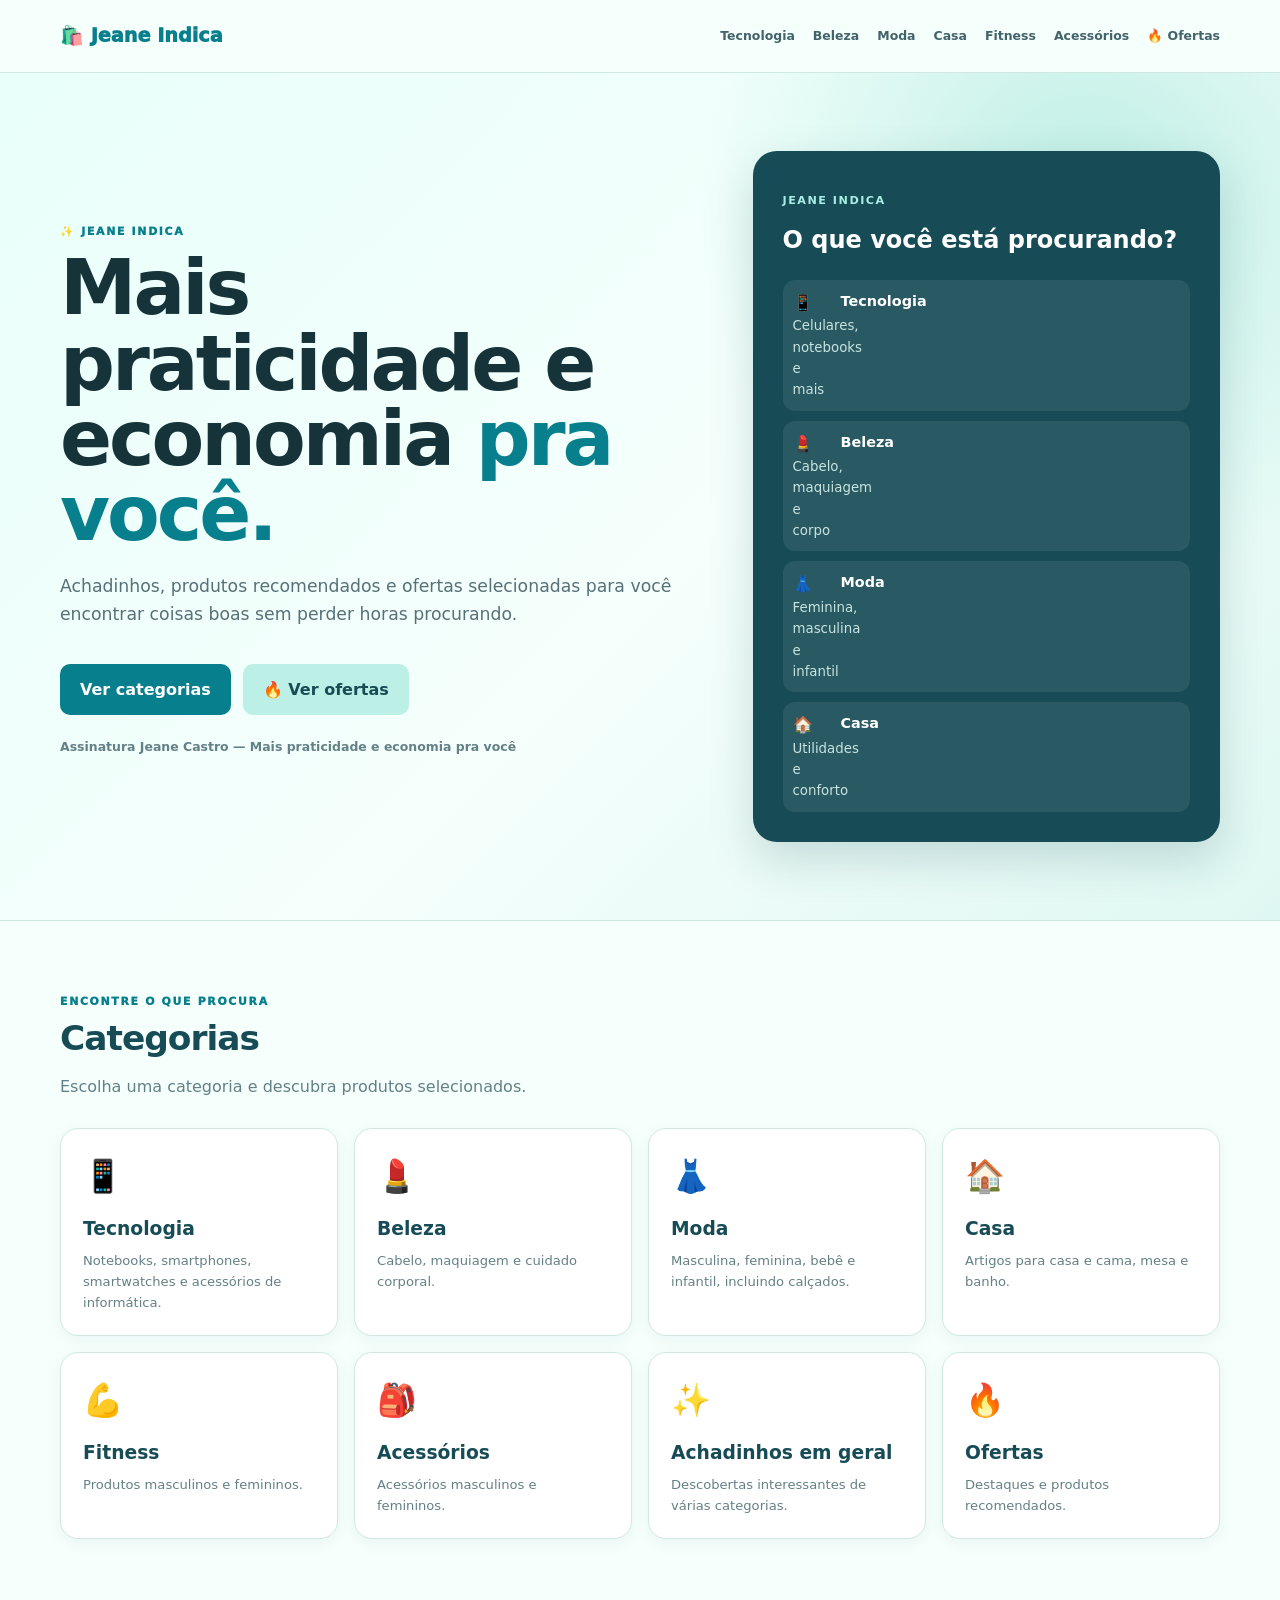
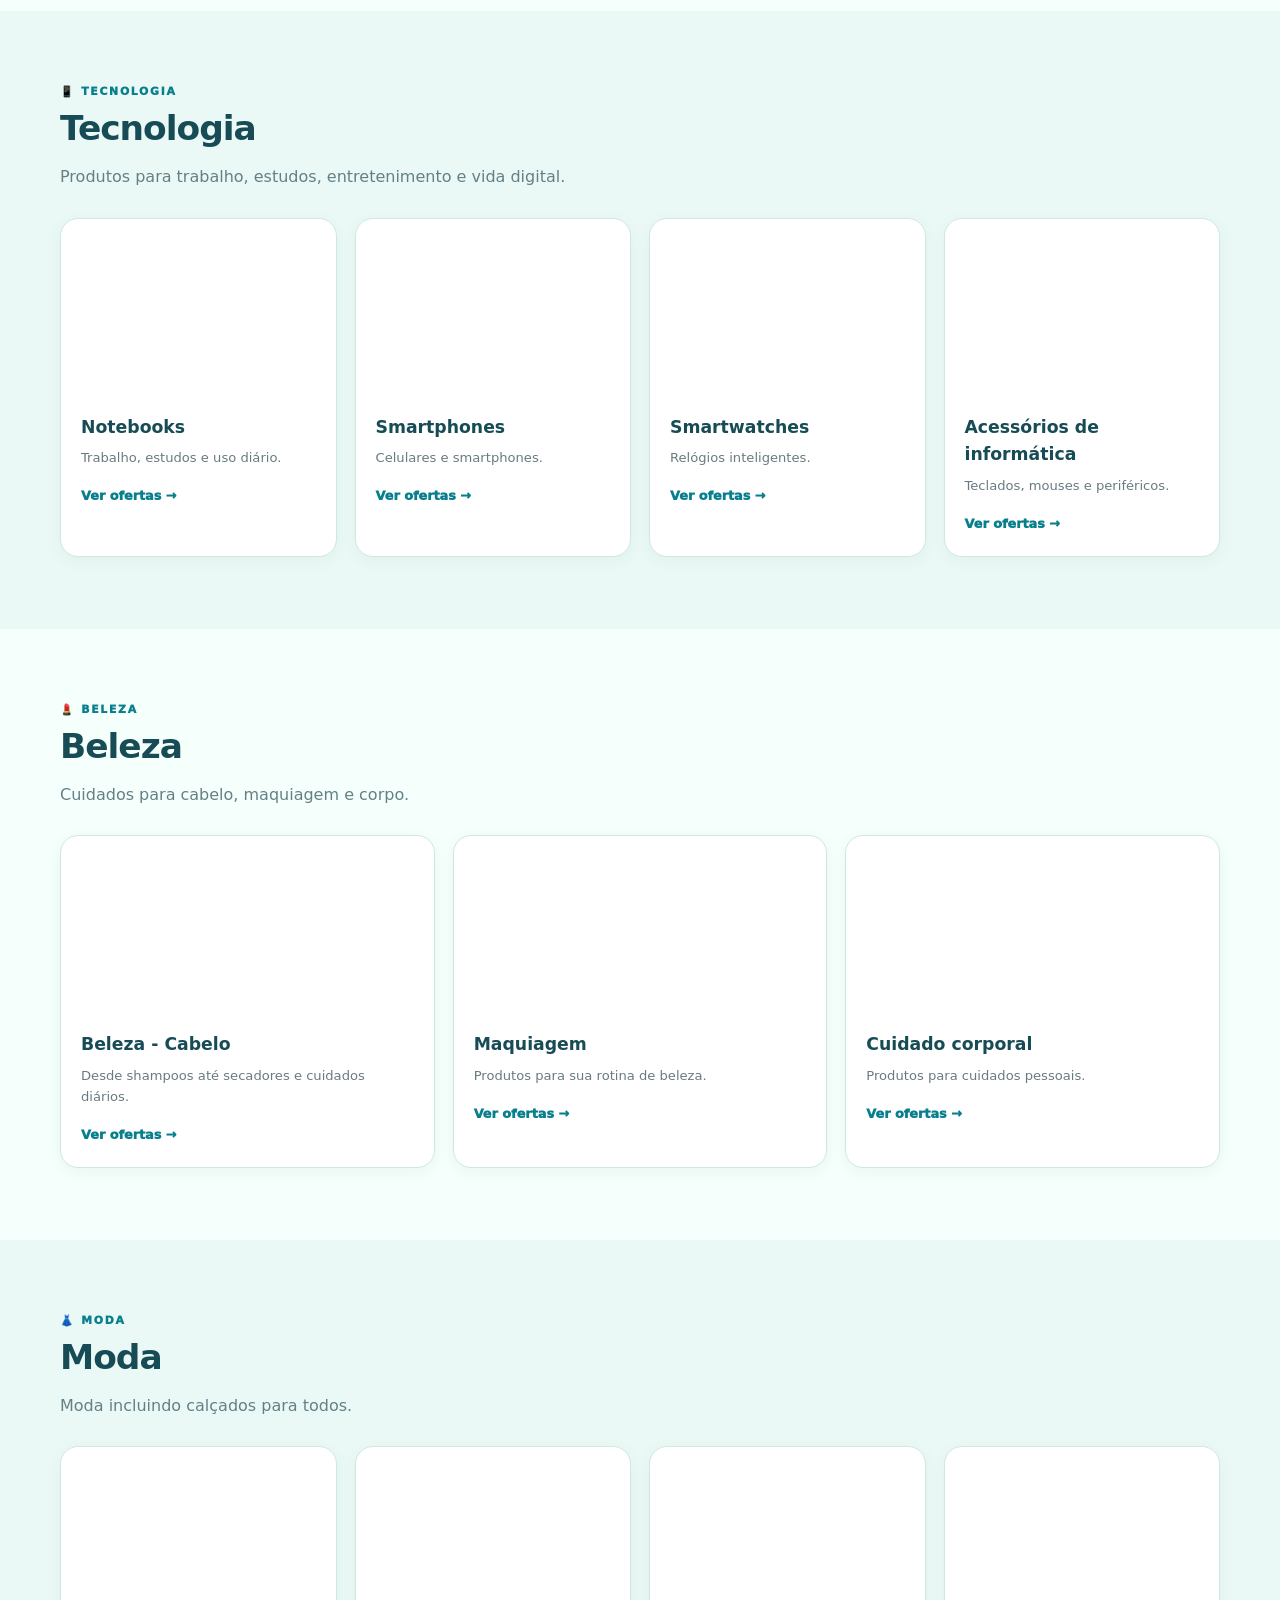
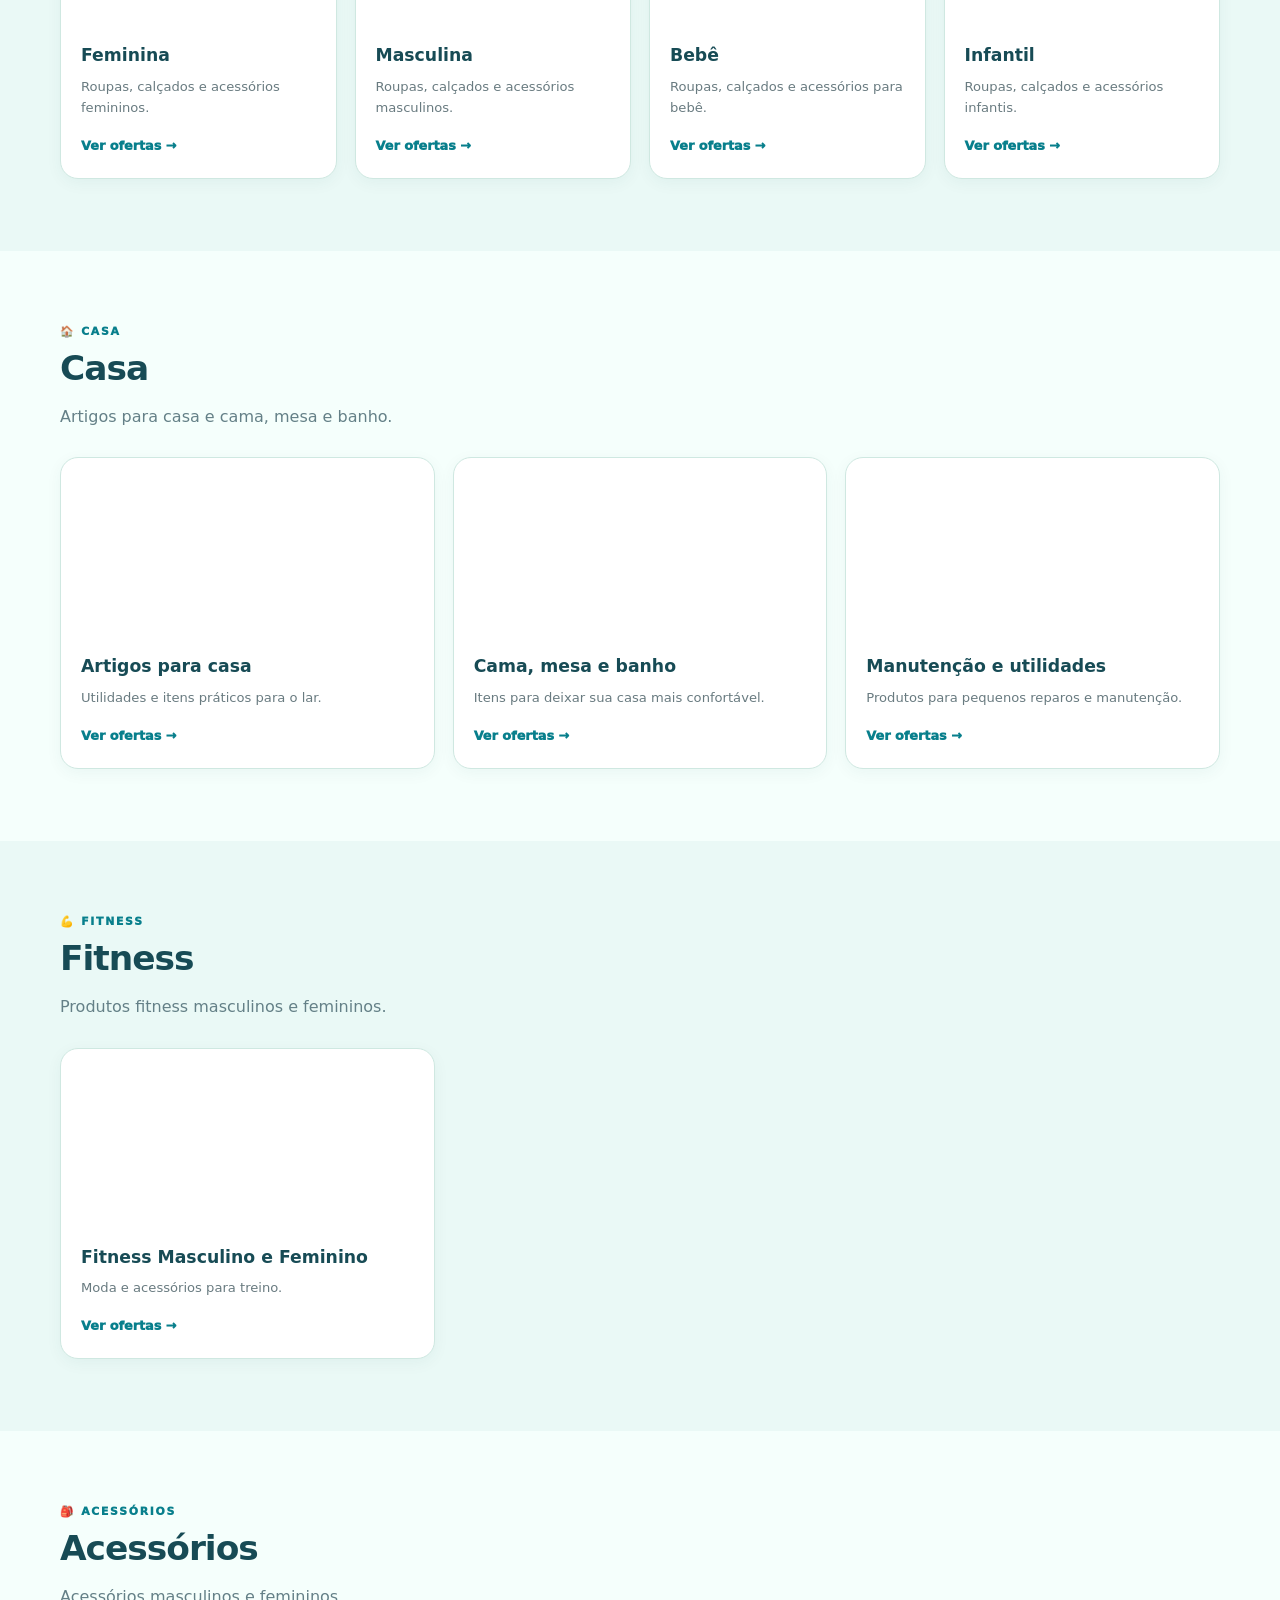
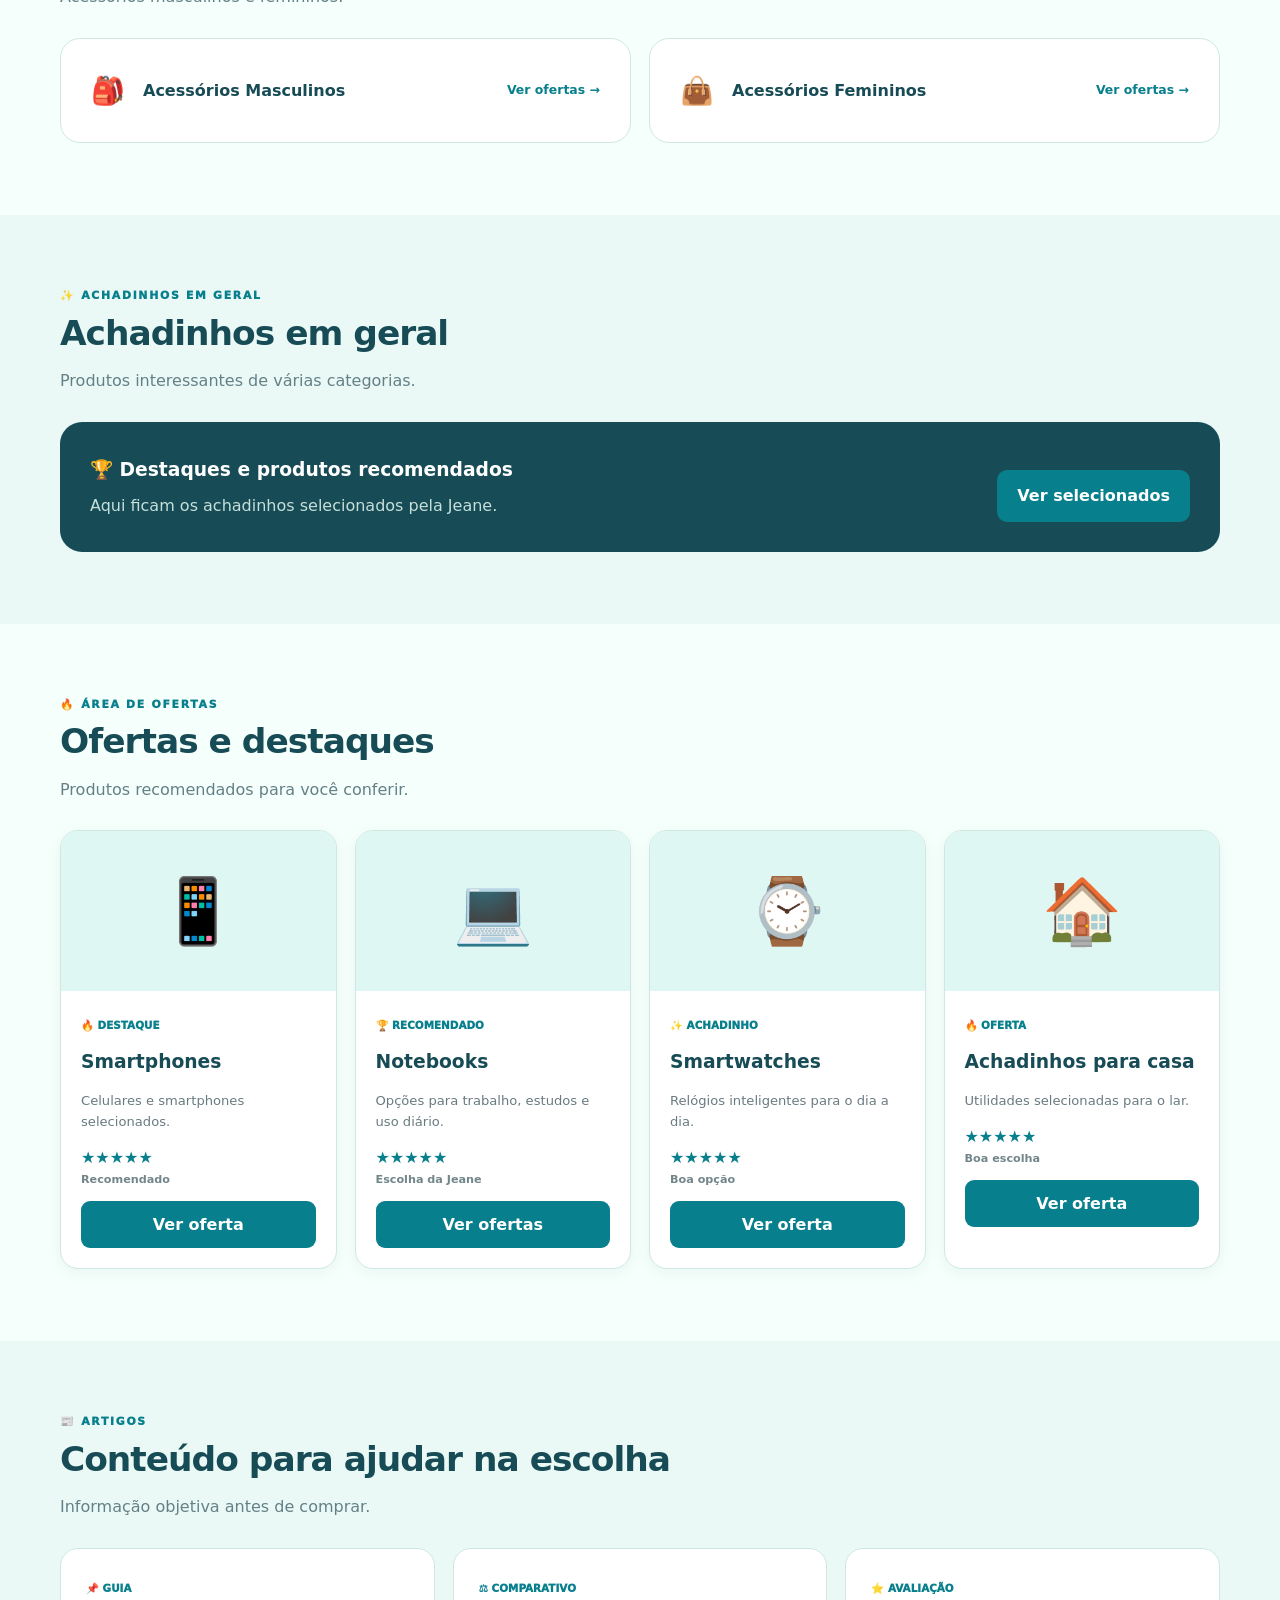
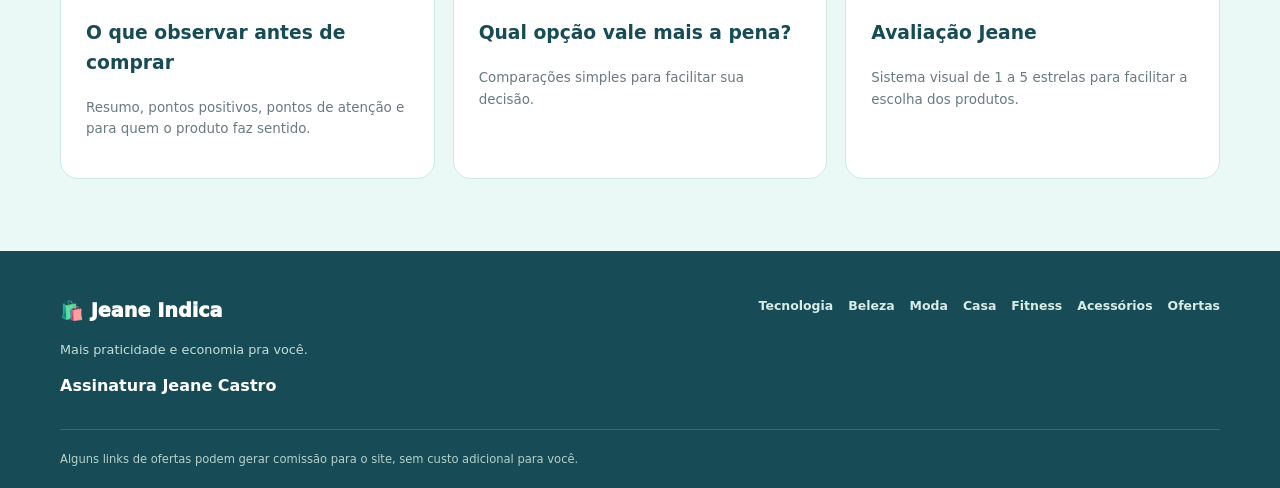
<file: index.html>
<!DOCTYPE html>
<html lang="pt-BR">
<head>
<meta charset="UTF-8">
<meta name="viewport" content="width=device-width, initial-scale=1.0">

<title>Jeane Indica | Mais praticidade e economia pra você</title>

<meta name="description" content="Jeane Indica — achadinhos, ofertas e produtos recomendados de tecnologia, beleza, moda, casa, fitness e acessórios.">

<link rel="stylesheet" href="style.css">
</head>

<body>

<header>
  <div class="container header">

    <a href="#inicio" class="logo">
      🛍️ <span>Jeane Indica</span>
    </a>

    <nav>
      <a href="#tecnologia">Tecnologia</a>
      <a href="#beleza">Beleza</a>
      <a href="#moda">Moda</a>
      <a href="#casa">Casa</a>
      <a href="#fitness">Fitness</a>
      <a href="#acessorios">Acessórios</a>
      <a href="#ofertas">🔥 Ofertas</a>
    </nav>

  </div>
</header>


<section class="hero" id="inicio">

  <div class="container hero-content">

    <div>

      <p class="eyebrow">✨ JEANE INDICA</p>

      <h1>
        Mais praticidade e economia
        <em>pra você.</em>
      </h1>

      <p class="lead">
        Achadinhos, produtos recomendados e ofertas selecionadas
        para você encontrar coisas boas sem perder horas procurando.
      </p>

      <div class="hero-buttons">

        <a href="#categorias" class="btn">
          Ver categorias
        </a>

        <a href="#ofertas" class="btn-secondary">
          🔥 Ver ofertas
        </a>

      </div>

      <p class="signature">
        Assinatura Jeane Castro — Mais praticidade e economia pra você
      </p>

    </div>


    <div class="hero-card">

      <p>JEANE INDICA</p>

      <h2>O que você está procurando?</h2>

      <div class="quick-links">

        <a href="#tecnologia">
          📱
          <strong>Tecnologia</strong>
          <small>Celulares, notebooks e mais</small>
        </a>

        <a href="#beleza">
          💄
          <strong>Beleza</strong>
          <small>Cabelo, maquiagem e corpo</small>
        </a>

        <a href="#moda">
          👗
          <strong>Moda</strong>
          <small>Feminina, masculina e infantil</small>
        </a>

        <a href="#casa">
          🏠
          <strong>Casa</strong>
          <small>Utilidades e conforto</small>
        </a>

      </div>

    </div>

  </div>

</section>


<main>


<!-- CATEGORIAS -->

<section class="section" id="categorias">

  <div class="container">

    <div class="section-title">

      <p class="eyebrow">ENCONTRE O QUE PROCURA</p>

      <h2>Categorias</h2>

      <p>
        Escolha uma categoria e descubra produtos selecionados.
      </p>

    </div>


    <div class="category-grid">

      <a href="#tecnologia" class="category-card">
        <span>📱</span>
        <h3>Tecnologia</h3>
        <p>
          Notebooks, smartphones, smartwatches e acessórios de informática.
        </p>
      </a>


      <a href="#beleza" class="category-card">
        <span>💄</span>
        <h3>Beleza</h3>
        <p>
          Cabelo, maquiagem e cuidado corporal.
        </p>
      </a>


      <a href="#moda" class="category-card">
        <span>👗</span>
        <h3>Moda</h3>
        <p>
          Masculina, feminina, bebê e infantil, incluindo calçados.
        </p>
      </a>


      <a href="#casa" class="category-card">
        <span>🏠</span>
        <h3>Casa</h3>
        <p>
          Artigos para casa e cama, mesa e banho.
        </p>
      </a>


      <a href="#fitness" class="category-card">
        <span>💪</span>
        <h3>Fitness</h3>
        <p>
          Produtos masculinos e femininos.
        </p>
      </a>


      <a href="#acessorios" class="category-card">
        <span>🎒</span>
        <h3>Acessórios</h3>
        <p>
          Acessórios masculinos e femininos.
        </p>
      </a>


      <a href="#achadinhos" class="category-card">
        <span>✨</span>
        <h3>Achadinhos em geral</h3>
        <p>
          Descobertas interessantes de várias categorias.
        </p>
      </a>


      <a href="#ofertas" class="category-card">
        <span>🔥</span>
        <h3>Ofertas</h3>
        <p>
          Destaques e produtos recomendados.
        </p>
      </a>

    </div>

  </div>

</section>



<!-- TECNOLOGIA -->

<section class="section alt" id="tecnologia">

  <div class="container">

    <div class="section-title">

      <p class="eyebrow">📱 TECNOLOGIA</p>

      <h2>Tecnologia</h2>

      <p>
        Produtos para trabalho, estudos, entretenimento e vida digital.
      </p>

    </div>


    <div class="cards four">


      <a
        class="card"
        href="https://meli.la/1eX61iv"
        target="_blank"
        rel="nofollow sponsored"
      >

        <div class="card-image notebook"></div>

        <div class="card-content">

          <h3>Notebooks</h3>

          <p>
            Trabalho, estudos e uso diário.
          </p>

          <span>Ver ofertas →</span>

        </div>

      </a>



      <a
        class="card"
        href="https://meli.la/21gZoLk"
        target="_blank"
        rel="nofollow sponsored"
      >

        <div class="card-image smartphone"></div>

        <div class="card-content">

          <h3>Smartphones</h3>

          <p>
            Celulares e smartphones.
          </p>

          <span>Ver ofertas →</span>

        </div>

      </a>



      <a
        class="card"
        href="https://meli.la/2gqPPkF"
        target="_blank"
        rel="nofollow sponsored"
      >

        <div class="card-image smartwatch"></div>

        <div class="card-content">

          <h3>Smartwatches</h3>

          <p>
            Relógios inteligentes.
          </p>

          <span>Ver ofertas →</span>

        </div>

      </a>



      <a
        class="card"
        href="https://meli.la/1jJ49ky"
        target="_blank"
        rel="nofollow sponsored"
      >

        <div class="card-image acessorios-computacao"></div>

        <div class="card-content">

          <h3>Acessórios de informática</h3>

          <p>
            Teclados, mouses e periféricos.
          </p>

          <span>Ver ofertas →</span>

        </div>

      </a>

    </div>

  </div>

</section>



<!-- BELEZA -->

<section class="section" id="beleza">

  <div class="container">

    <div class="section-title">

      <p class="eyebrow">💄 BELEZA</p>

      <h2>Beleza</h2>

      <p>
        Cuidados para cabelo, maquiagem e corpo.
      </p>

    </div>


    <div class="cards three">


      <a
        class="card"
        href="https://meli.la/2h4ue3B"
        target="_blank"
        rel="nofollow sponsored"
      >

        <div class="card-image cabelo"></div>

        <div class="card-content">

          <h3>Beleza - Cabelo</h3>

          <p>
            Desde shampoos até secadores e cuidados diários.
          </p>

          <span>Ver ofertas →</span>

        </div>

      </a>



      <a
        class="card"
        href="https://meli.la/1ouMJYk"
        target="_blank"
        rel="nofollow sponsored"
      >

        <div class="card-image maquiagem"></div>

        <div class="card-content">

          <h3>Maquiagem</h3>

          <p>
            Produtos para sua rotina de beleza.
          </p>

          <span>Ver ofertas →</span>

        </div>

      </a>



      <a
        class="card"
        href="https://meli.la/2Xf3NVF"
        target="_blank"
        rel="nofollow sponsored"
      >

        <div class="card-image corpo"></div>

        <div class="card-content">

          <h3>Cuidado corporal</h3>

          <p>
            Produtos para cuidados pessoais.
          </p>

          <span>Ver ofertas →</span>

        </div>

      </a>

    </div>

  </div>

</section>



<!-- MODA -->

<section class="section alt" id="moda">

  <div class="container">

    <div class="section-title">

      <p class="eyebrow">👗 MODA</p>

      <h2>Moda</h2>

      <p>
        Moda incluindo calçados para todos.
      </p>

    </div>


    <div class="cards four">


      <a
        class="card"
        href="https://meli.la/2HGBpn7"
        target="_blank"
        rel="nofollow sponsored"
      >

        <div class="card-image moda-feminina"></div>

        <div class="card-content">

          <h3>Feminina</h3>

          <p>
            Roupas, calçados e acessórios femininos.
          </p>

          <span>Ver ofertas →</span>

        </div>

      </a>



      <a
        class="card"
        href="https://meli.la/2U79MhX"
        target="_blank"
        rel="nofollow sponsored"
      >

        <div class="card-image moda-masculina"></div>

        <div class="card-content">

          <h3>Masculina</h3>

          <p>
            Roupas, calçados e acessórios masculinos.
          </p>

          <span>Ver ofertas →</span>

        </div>

      </a>



      <a
        class="card"
        href="https://meli.la/2jqhHGZ"
        target="_blank"
        rel="nofollow sponsored"
      >

        <div class="card-image bebe"></div>

        <div class="card-content">

          <h3>Bebê</h3>

          <p>
            Roupas, calçados e acessórios para bebê.
          </p>

          <span>Ver ofertas →</span>

        </div>

      </a>



      <a
        class="card"
        href="https://meli.la/19nuJfV"
        target="_blank"
        rel="nofollow sponsored"
      >

        <div class="card-image infantil"></div>

        <div class="card-content">

          <h3>Infantil</h3>

          <p>
            Roupas, calçados e acessórios infantis.
          </p>

          <span>Ver ofertas →</span>

        </div>

      </a>

    </div>

  </div>

</section>



<!-- CASA -->

<section class="section" id="casa">

  <div class="container">

    <div class="section-title">

      <p class="eyebrow">🏠 CASA</p>

      <h2>Casa</h2>

      <p>
        Artigos para casa e cama, mesa e banho.
      </p>

    </div>


    <div class="cards three">


      <a
        class="card"
        href="https://meli.la/2voSSbG"
        target="_blank"
        rel="nofollow sponsored"
      >

        <div class="card-image casa-utilidades"></div>

        <div class="card-content">

          <h3>Artigos para casa</h3>

          <p>
            Utilidades e itens práticos para o lar.
          </p>

          <span>Ver ofertas →</span>

        </div>

      </a>



      <a
        class="card"
        href="https://meli.la/1Z1YEkk"
        target="_blank"
        rel="nofollow sponsored"
      >

        <div class="card-image cama"></div>

        <div class="card-content">

          <h3>Cama, mesa e banho</h3>

          <p>
            Itens para deixar sua casa mais confortável.
          </p>

          <span>Ver ofertas →</span>

        </div>

      </a>



      <a
        class="card"
        href="https://meli.la/24K1tyu"
        target="_blank"
        rel="nofollow sponsored"
      >

        <div class="card-image ferramentas"></div>

        <div class="card-content">

          <h3>Manutenção e utilidades</h3>

          <p>
            Produtos para pequenos reparos e manutenção.
          </p>

          <span>Ver ofertas →</span>

        </div>

      </a>

    </div>

  </div>

</section>



<!-- FITNESS -->

<section class="section alt" id="fitness">

  <div class="container">

    <div class="section-title">

      <p class="eyebrow">💪 FITNESS</p>

      <h2>Fitness</h2>

      <p>
        Produtos fitness masculinos e femininos.
      </p>

    </div>


    <div class="cards three">


      <a
        class="card"
        href="https://meli.la/2atr9E5"
        target="_blank"
        rel="nofollow sponsored"
      >

        <div class="card-image fitness"></div>

        <div class="card-content">

          <h3>Fitness Masculino e Feminino</h3>

          <p>
            Moda e acessórios para treino.
          </p>

          <span>Ver ofertas →</span>

        </div>

      </a>

    </div>

  </div>

</section>



<!-- ACESSÓRIOS -->

<section class="section" id="acessorios">

  <div class="container">

    <div class="section-title">

      <p class="eyebrow">🎒 ACESSÓRIOS</p>

      <h2>Acessórios</h2>

      <p>
        Acessórios masculinos e femininos.
      </p>

    </div>


    <div class="accessory-grid">

      <a href="https://meli.la/26UPL1K">
        🎒
        <strong>Acessórios Masculinos</strong>
        <span>Ver ofertas →</span>
      </a>


      <a href="https://meli.la/18kwJsz">
        👜
        <strong>Acessórios Femininos</strong>
        <span>Ver ofertas →</span>
      </a>

    </div>

  </div>

</section>



<!-- ACHADINHOS -->

<section class="section alt" id="achadinhos">

  <div class="container">

    <div class="section-title">

      <p class="eyebrow">✨ ACHADINHOS EM GERAL</p>

      <h2>Achadinhos em geral</h2>

      <p>
        Produtos interessantes de várias categorias.
      </p>

    </div>


    <div class="highlight">

      <div>

        <h3>🏆 Destaques e produtos recomendados</h3>

        <p>
          Aqui ficam os achadinhos selecionados pela Jeane.
        </p>

      </div>

      <a href="#ofertas" class="btn">
        Ver selecionados
      </a>

    </div>

  </div>

</section>



<!-- OFERTAS -->

<section class="section" id="ofertas">

  <div class="container">

    <div class="section-title">

      <p class="eyebrow">🔥 ÁREA DE OFERTAS</p>

      <h2>Ofertas e destaques</h2>

      <p>
        Produtos recomendados para você conferir.
      </p>

    </div>


    <div class="products">


      <article class="product">

        <div class="product-image phone">
          📱
        </div>

        <div class="product-content">

          <span class="tag">🔥 DESTAQUE</span>

          <h3>Smartphones</h3>

          <p>
            Celulares e smartphones selecionados.
          </p>

          <div class="rating">
            ★★★★★
            <small>Recomendado</small>
          </div>

          <a
            class="buy"
            href="https://meli.la/21gZoLk"
            target="_blank"
            rel="nofollow sponsored"
          >
            Ver oferta
          </a>

        </div>

      </article>



      <article class="product">

        <div class="product-image note">
          💻
        </div>

        <div class="product-content">

          <span class="tag">🏆 RECOMENDADO</span>

          <h3>Notebooks</h3>

          <p>
            Opções para trabalho, estudos e uso diário.
          </p>

          <div class="rating">
            ★★★★★
            <small>Escolha da Jeane</small>
          </div>

          <a
            class="buy"
            href="https://meli.la/26YNUp7"
            target="_blank"
            rel="nofollow sponsored"
          >
            Ver ofertas
          </a>

        </div>

      </article>



      <article class="product">

        <div class="product-image watch">
          ⌚
        </div>

        <div class="product-content">

          <span class="tag">✨ ACHADINHO</span>

          <h3>Smartwatches</h3>

          <p>
            Relógios inteligentes para o dia a dia.
          </p>

          <div class="rating">
            ★★★★★
            <small>Boa opção</small>
          </div>

          <a
            class="buy"
            href="https://meli.la/2gqPPkF"
            target="_blank"
            rel="nofollow sponsored"
          >
            Ver oferta
          </a>

        </div>

      </article>



      <article class="product">

        <div class="product-image home">
          🏠
        </div>

        <div class="product-content">

          <span class="tag">🔥 OFERTA</span>

          <h3>Achadinhos para casa</h3>

          <p>
            Utilidades selecionadas para o lar.
          </p>

          <div class="rating">
            ★★★★★
            <small>Boa escolha</small>
          </div>

          <a
            class="buy"
            href="https://meli.la/2voSSbG"
            target="_blank"
            rel="nofollow sponsored"
          >
            Ver oferta
          </a>

        </div>

      </article>

    </div>

  </div>

</section>



<!-- ARTIGOS -->

<section class="section alt" id="artigos">

  <div class="container">

    <div class="section-title">

      <p class="eyebrow">📰 ARTIGOS</p>

      <h2>Conteúdo para ajudar na escolha</h2>

      <p>
        Informação objetiva antes de comprar.
      </p>

    </div>


    <div class="article-grid">


      <article>

        <span>📌 GUIA</span>

        <h3>
          O que observar antes de comprar
        </h3>

        <p>
          Resumo, pontos positivos, pontos de atenção
          e para quem o produto faz sentido.
        </p>

      </article>



      <article>

        <span>⚖️ COMPARATIVO</span>

        <h3>
          Qual opção vale mais a pena?
        </h3>

        <p>
          Comparações simples para facilitar sua decisão.
        </p>

      </article>



      <article>

        <span>⭐ AVALIAÇÃO</span>

        <h3>
          Avaliação Jeane
        </h3>

        <p>
          Sistema visual de 1 a 5 estrelas para facilitar
          a escolha dos produtos.
        </p>

      </article>

    </div>

  </div>

</section>


</main>



<footer>

  <div class="container footer">

    <div>

      <div class="footer-logo">
        🛍️ Jeane Indica
      </div>

      <p>
        Mais praticidade e economia pra você.
      </p>

      <strong>
        Assinatura Jeane Castro
      </strong>

    </div>


    <div class="footer-links">

      <a href="#tecnologia">Tecnologia</a>
      <a href="#beleza">Beleza</a>
      <a href="#moda">Moda</a>
      <a href="#casa">Casa</a>
      <a href="#fitness">Fitness</a>
      <a href="#acessorios">Acessórios</a>
      <a href="#ofertas">Ofertas</a>

    </div>

  </div>


  <div class="container disclosure">

    Alguns links de ofertas podem gerar comissão para o site,
    sem custo adicional para você.

  </div>

</footer>


</body>
</html>
</file>
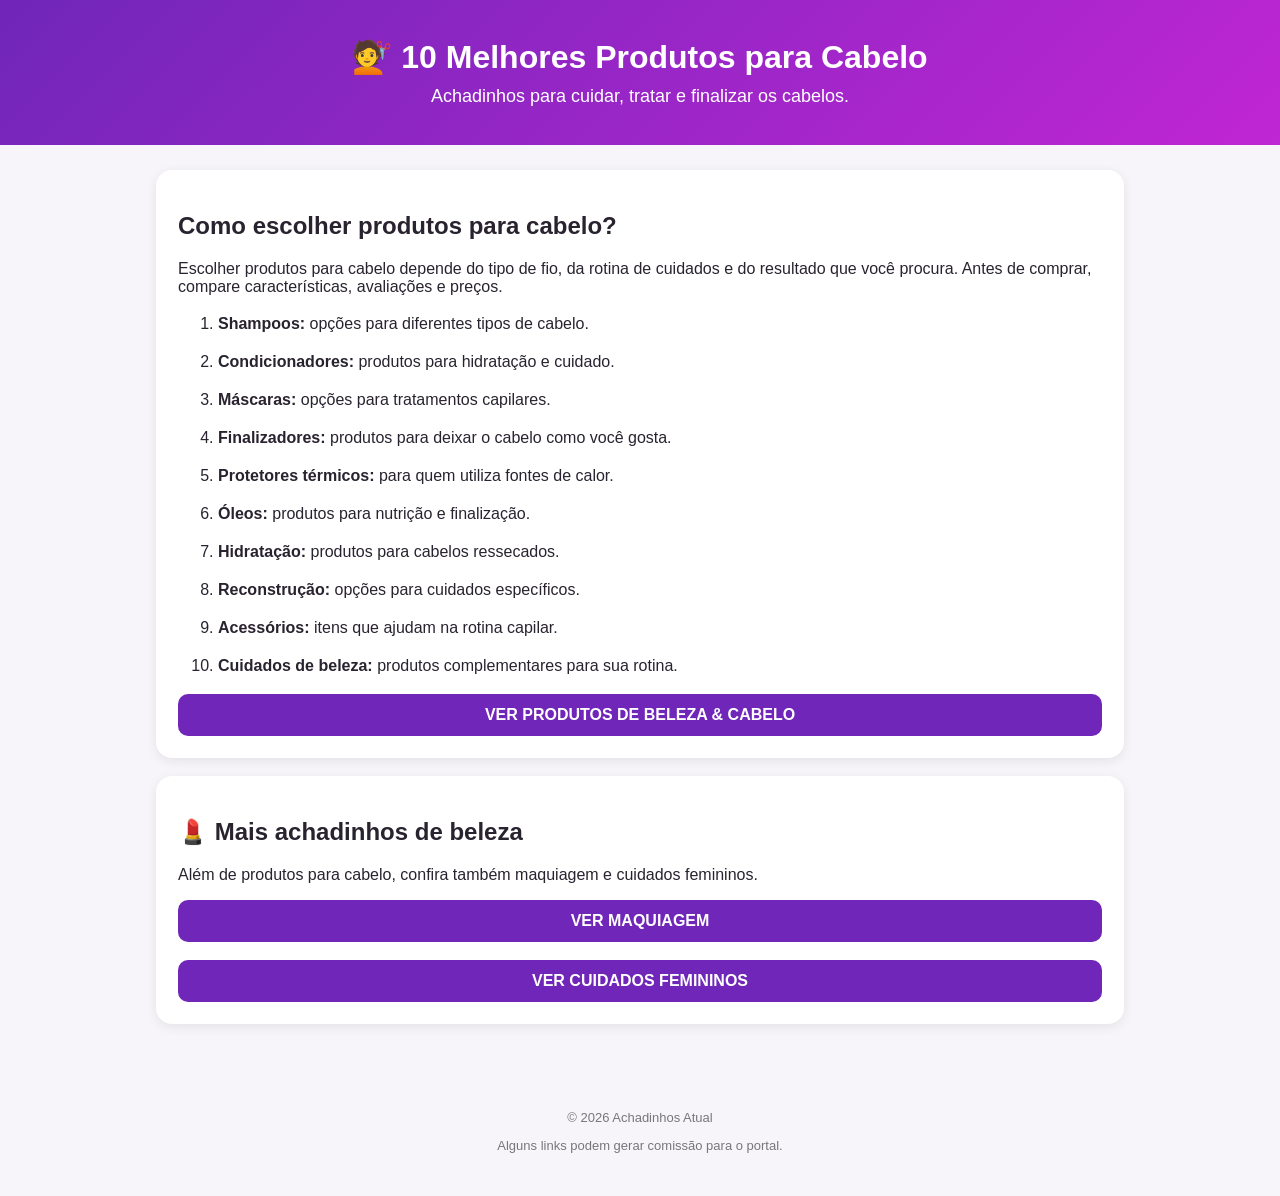
<file: 10-melhores-produtos-cabelo.html>
<!DOCTYPE html>
<html lang="pt-BR">
<head>
<meta charset="UTF-8">
<meta name="viewport" content="width=device-width, initial-scale=1.0">

<title>10 Melhores Produtos para Cabelo | Achadinhos Atual</title>

<meta name="description" content="Confira 10 melhores produtos para cabelo e descubra achadinhos de beleza e cuidados capilares no Achadinhos Atual.">

<style>
*{box-sizing:border-box}
body{margin:0;font-family:Arial,sans-serif;background:#f7f5fa;color:#29232f}
header{background:linear-gradient(135deg,#7026b9,#c026d3);color:white;text-align:center;padding:38px 18px}
header h1{margin:0 0 10px;font-size:32px}
header p{margin:0;font-size:18px}
main{max-width:1000px;margin:auto;padding:25px 16px}
.box{background:white;border-radius:16px;padding:22px;margin-bottom:18px;box-shadow:0 3px 12px rgba(0,0,0,.08)}
li{margin:14px 0;line-height:1.5}
.btn{display:block;background:#7026b9;color:white;text-decoration:none;text-align:center;padding:12px;border-radius:10px;font-weight:bold}
footer{text-align:center;color:#777;padding:30px 15px;font-size:13px}
</style>
</head>

<body>

<header>
<h1>💇 10 Melhores Produtos para Cabelo</h1>
<p>Achadinhos para cuidar, tratar e finalizar os cabelos.</p>
</header>

<main>

<section class="box">
<h2>Como escolher produtos para cabelo?</h2>

<p>
Escolher produtos para cabelo depende do tipo de fio, da rotina de cuidados
e do resultado que você procura. Antes de comprar, compare características,
avaliações e preços.
</p>

<ol>
<li><strong>Shampoos:</strong> opções para diferentes tipos de cabelo.</li>
<li><strong>Condicionadores:</strong> produtos para hidratação e cuidado.</li>
<li><strong>Máscaras:</strong> opções para tratamentos capilares.</li>
<li><strong>Finalizadores:</strong> produtos para deixar o cabelo como você gosta.</li>
<li><strong>Protetores térmicos:</strong> para quem utiliza fontes de calor.</li>
<li><strong>Óleos:</strong> produtos para nutrição e finalização.</li>
<li><strong>Hidratação:</strong> produtos para cabelos ressecados.</li>
<li><strong>Reconstrução:</strong> opções para cuidados específicos.</li>
<li><strong>Acessórios:</strong> itens que ajudam na rotina capilar.</li>
<li><strong>Cuidados de beleza:</strong> produtos complementares para sua rotina.</li>
</ol>

<a class="btn" href= "https://meli.la/1uKp9z7">
VER PRODUTOS DE BELEZA & CABELO
</a>

</section>

<section class="box">
<h2>💄 Mais achadinhos de beleza</h2>

<p>
Além de produtos para cabelo, confira também maquiagem e cuidados femininos.
</p>

<a class="btn" href="https://meli.la/1Pc2BWs">
VER MAQUIAGEM
</a>

<br>

<a class="btn" href="https://meli.la/345xDAm">
VER CUIDADOS FEMININOS
</a>

</section>

</main>

<footer>
<p>© 2026 Achadinhos Atual</p>
<p>Alguns links podem gerar comissão para o portal.</p>
</footer>

</body>
</html>
</file>
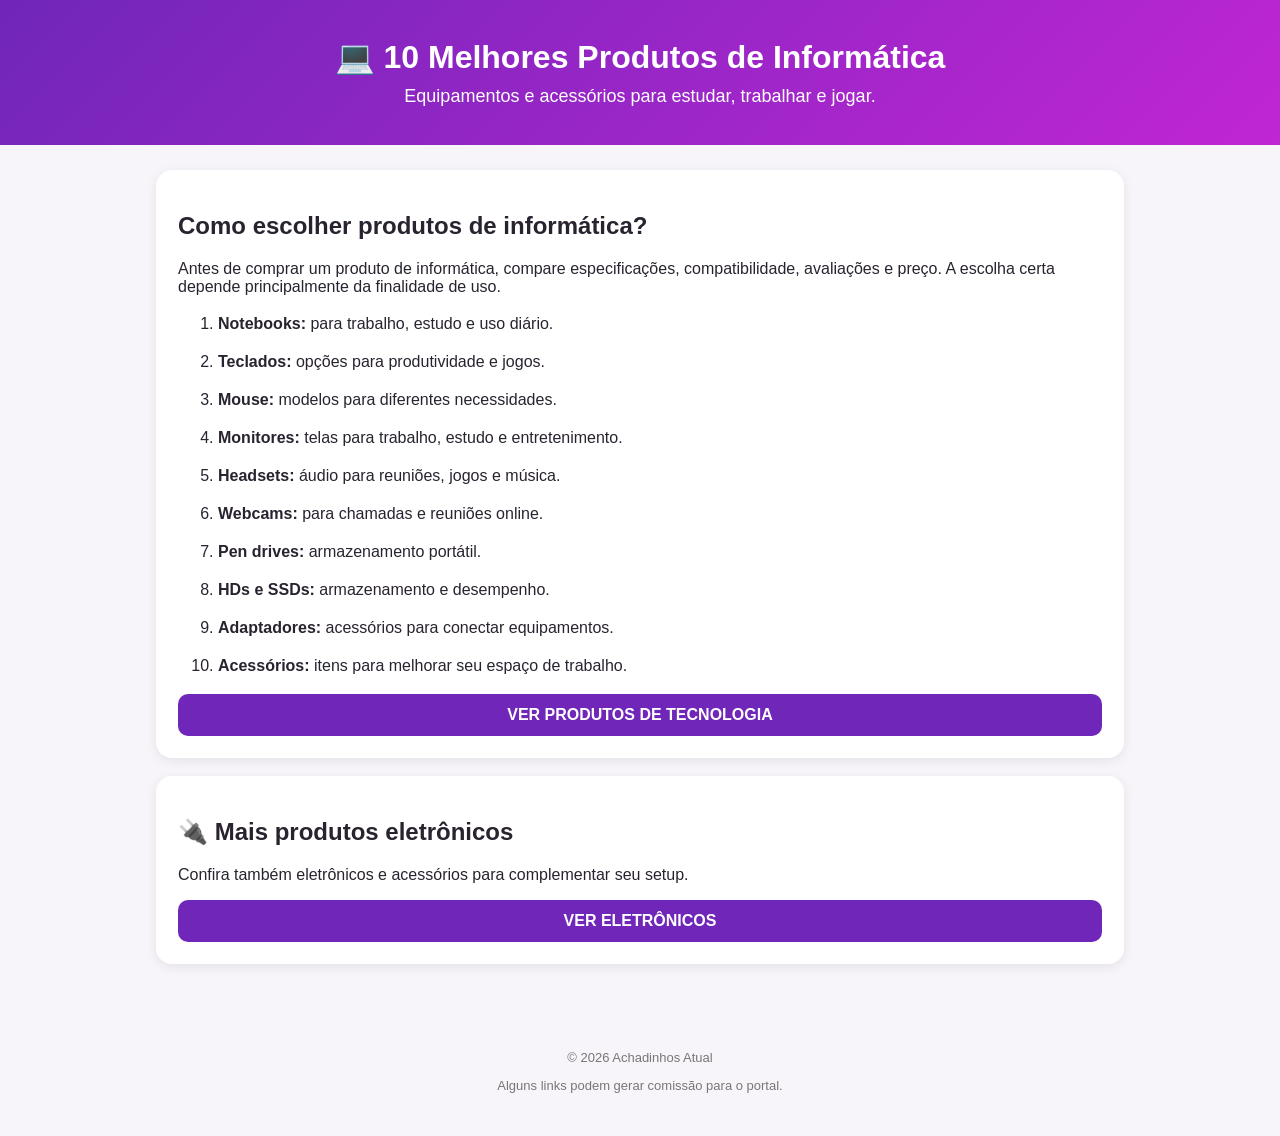
<file: 10-melhores-produtos-informatica.html>
<!DOCTYPE html>
<html lang="pt-BR">
<head>
<meta charset="UTF-8">
<meta name="viewport" content="width=device-width, initial-scale=1.0">

<title>10 Melhores Produtos de Informática | Achadinhos Atual</title>

<meta name="description" content="Confira os melhores produtos de informática, acessórios e equipamentos para computador. Encontre achadinhos e boas opções no Achadinhos Atual.">

<style>
*{box-sizing:border-box}
body{margin:0;font-family:Arial,sans-serif;background:#f7f5fa;color:#29232f}
header{background:linear-gradient(135deg,#7026b9,#c026d3);color:white;text-align:center;padding:38px 18px}
header h1{margin:0 0 10px;font-size:32px}
header p{margin:0;font-size:18px}
main{max-width:1000px;margin:auto;padding:25px 16px}
.box{background:white;border-radius:16px;padding:22px;margin-bottom:18px;box-shadow:0 3px 12px rgba(0,0,0,.08)}
li{margin:14px 0;line-height:1.5}
.btn{display:block;background:#7026b9;color:white;text-decoration:none;text-align:center;padding:12px;border-radius:10px;font-weight:bold}
footer{text-align:center;color:#777;padding:30px 15px;font-size:13px}
</style>
</head>

<body>

<header>
<h1>💻 10 Melhores Produtos de Informática</h1>
<p>Equipamentos e acessórios para estudar, trabalhar e jogar.</p>
</header>

<main>

<section class="box">

<h2>Como escolher produtos de informática?</h2>

<p>
Antes de comprar um produto de informática, compare especificações,
compatibilidade, avaliações e preço. A escolha certa depende principalmente
da finalidade de uso.
</p>

<ol>
<li><strong>Notebooks:</strong> para trabalho, estudo e uso diário.</li>
<li><strong>Teclados:</strong> opções para produtividade e jogos.</li>
<li><strong>Mouse:</strong> modelos para diferentes necessidades.</li>
<li><strong>Monitores:</strong> telas para trabalho, estudo e entretenimento.</li>
<li><strong>Headsets:</strong> áudio para reuniões, jogos e música.</li>
<li><strong>Webcams:</strong> para chamadas e reuniões online.</li>
<li><strong>Pen drives:</strong> armazenamento portátil.</li>
<li><strong>HDs e SSDs:</strong> armazenamento e desempenho.</li>
<li><strong>Adaptadores:</strong> acessórios para conectar equipamentos.</li>
<li><strong>Acessórios:</strong> itens para melhorar seu espaço de trabalho.</li>
</ol>

<a class="btn" href="https://meli.la/1BL8vq7">
VER PRODUTOS DE TECNOLOGIA
</a>

</section>

<section class="box">

<h2>🔌 Mais produtos eletrônicos</h2>

<p>
Confira também eletrônicos e acessórios para complementar seu setup.
</p>

<a class="btn" href="https://meli.la/1915PA9">
VER ELETRÔNICOS
</a>

</section>

</main>

<footer>
<p>© 2026 Achadinhos Atual</p>
<p>Alguns links podem gerar comissão para o portal.</p>
</footer>

</body>
</html>
</file>
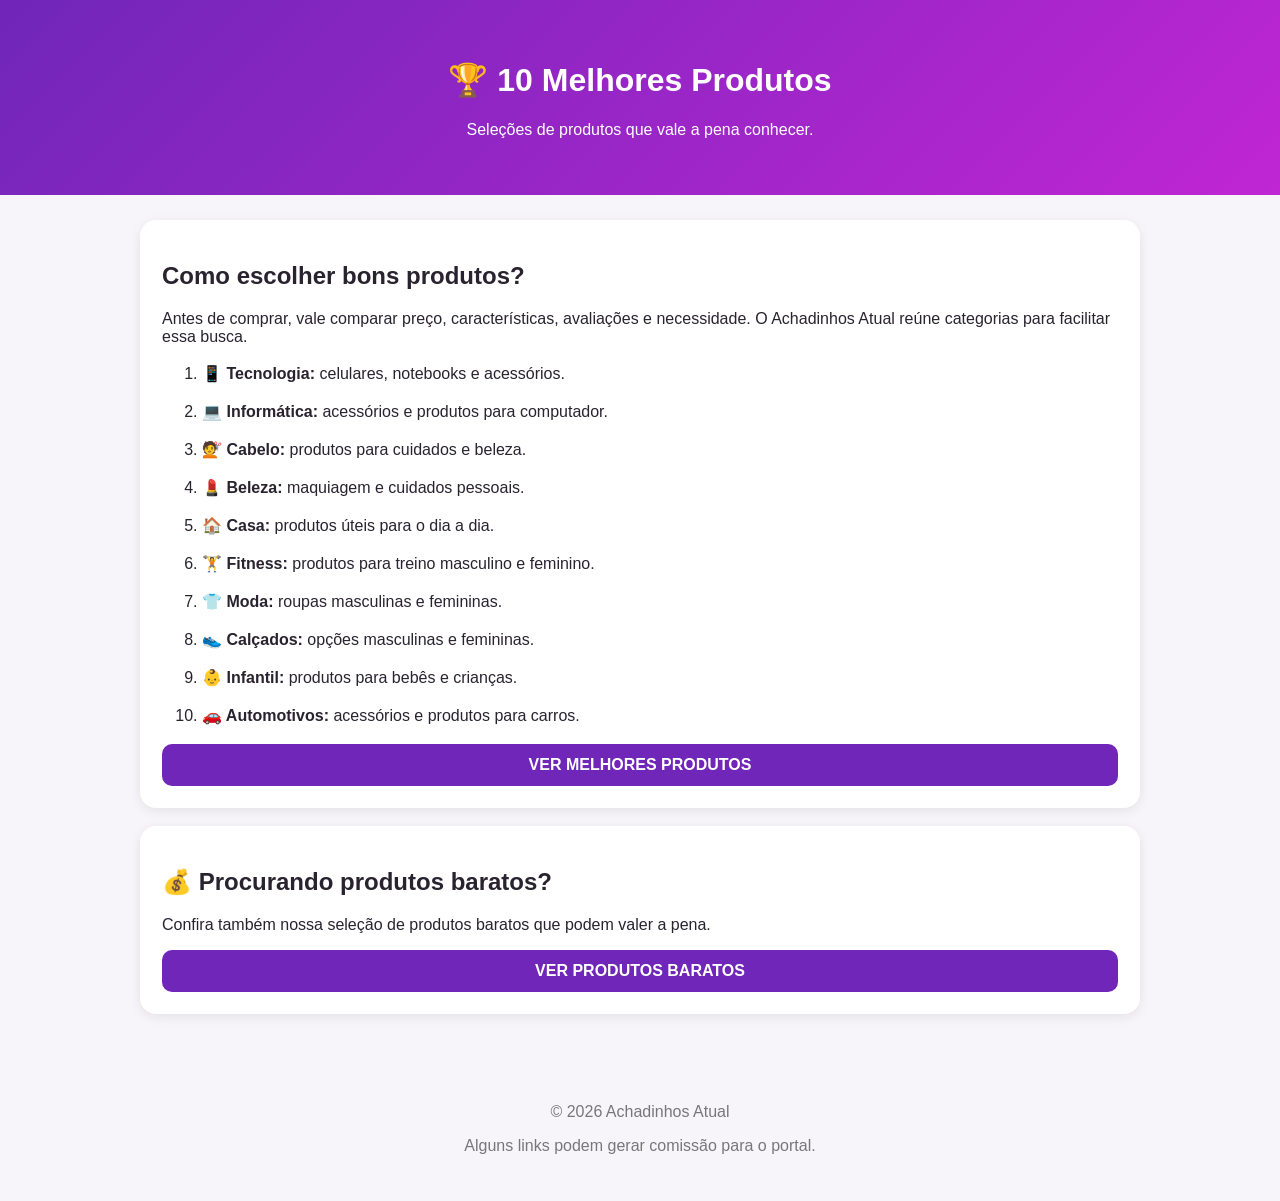
<file: 10-melhores-produtos.html>
<!DOCTYPE html>
<html lang="pt-BR">
<head>
<meta charset="UTF-8">
<meta name="viewport" content="width=device-width, initial-scale=1.0">

<title>10 Melhores Produtos | Achadinhos Atual</title>

<meta name="description" content="Confira 10 melhores produtos e achadinhos que podem valer a pena. Veja seleções de tecnologia, beleza, casa, moda e muito mais.">

<style>
body{margin:0;font-family:Arial,sans-serif;background:#f7f5fa;color:#29232f}
header{background:linear-gradient(135deg,#7026b9,#c026d3);color:#fff;text-align:center;padding:40px 18px}
main{max-width:1000px;margin:auto;padding:25px 16px}
section{background:#fff;border-radius:16px;padding:22px;margin-bottom:18px;box-shadow:0 3px 12px rgba(0,0,0,.08)}
.btn{display:block;background:#7026b9;color:#fff;text-decoration:none;text-align:center;padding:12px;border-radius:10px;font-weight:bold}
li{margin:14px 0;line-height:1.5}
footer{text-align:center;color:#777;padding:30px}
</style>
</head>

<body>

<header>
<h1>🏆 10 Melhores Produtos</h1>
<p>Seleções de produtos que vale a pena conhecer.</p>
</header>

<main>

<section>
<h2>Como escolher bons produtos?</h2>

<p>
Antes de comprar, vale comparar preço, características, avaliações e
necessidade. O Achadinhos Atual reúne categorias para facilitar essa busca.
</p>

<ol>
<li><strong>📱 Tecnologia:</strong> celulares, notebooks e acessórios.</li>
<li><strong>💻 Informática:</strong> acessórios e produtos para computador.</li>
<li><strong>💇 Cabelo:</strong> produtos para cuidados e beleza.</li>
<li><strong>💄 Beleza:</strong> maquiagem e cuidados pessoais.</li>
<li><strong>🏠 Casa:</strong> produtos úteis para o dia a dia.</li>
<li><strong>🏋️ Fitness:</strong> produtos para treino masculino e feminino.</li>
<li><strong>👕 Moda:</strong> roupas masculinas e femininas.</li>
<li><strong>👟 Calçados:</strong> opções masculinas e femininas.</li>
<li><strong>👶 Infantil:</strong> produtos para bebês e crianças.</li>
<li><strong>🚗 Automotivos:</strong> acessórios e produtos para carros.</li>
</ol>

<a class="btn" href="https://meli.la/1dR2wwR">VER MELHORES PRODUTOS</a>

</section>

<section>
<h2>💰 Procurando produtos baratos?</h2>

<p>
Confira também nossa seleção de produtos baratos que podem valer a pena.
</p>

<a class="btn" href="produtos-baratos.html">VER PRODUTOS BARATOS</a>
</section>

</main>

<footer>
<p>© 2026 Achadinhos Atual</p>
<p>Alguns links podem gerar comissão para o portal.</p>
</footer>

</body>
</html>
</file>
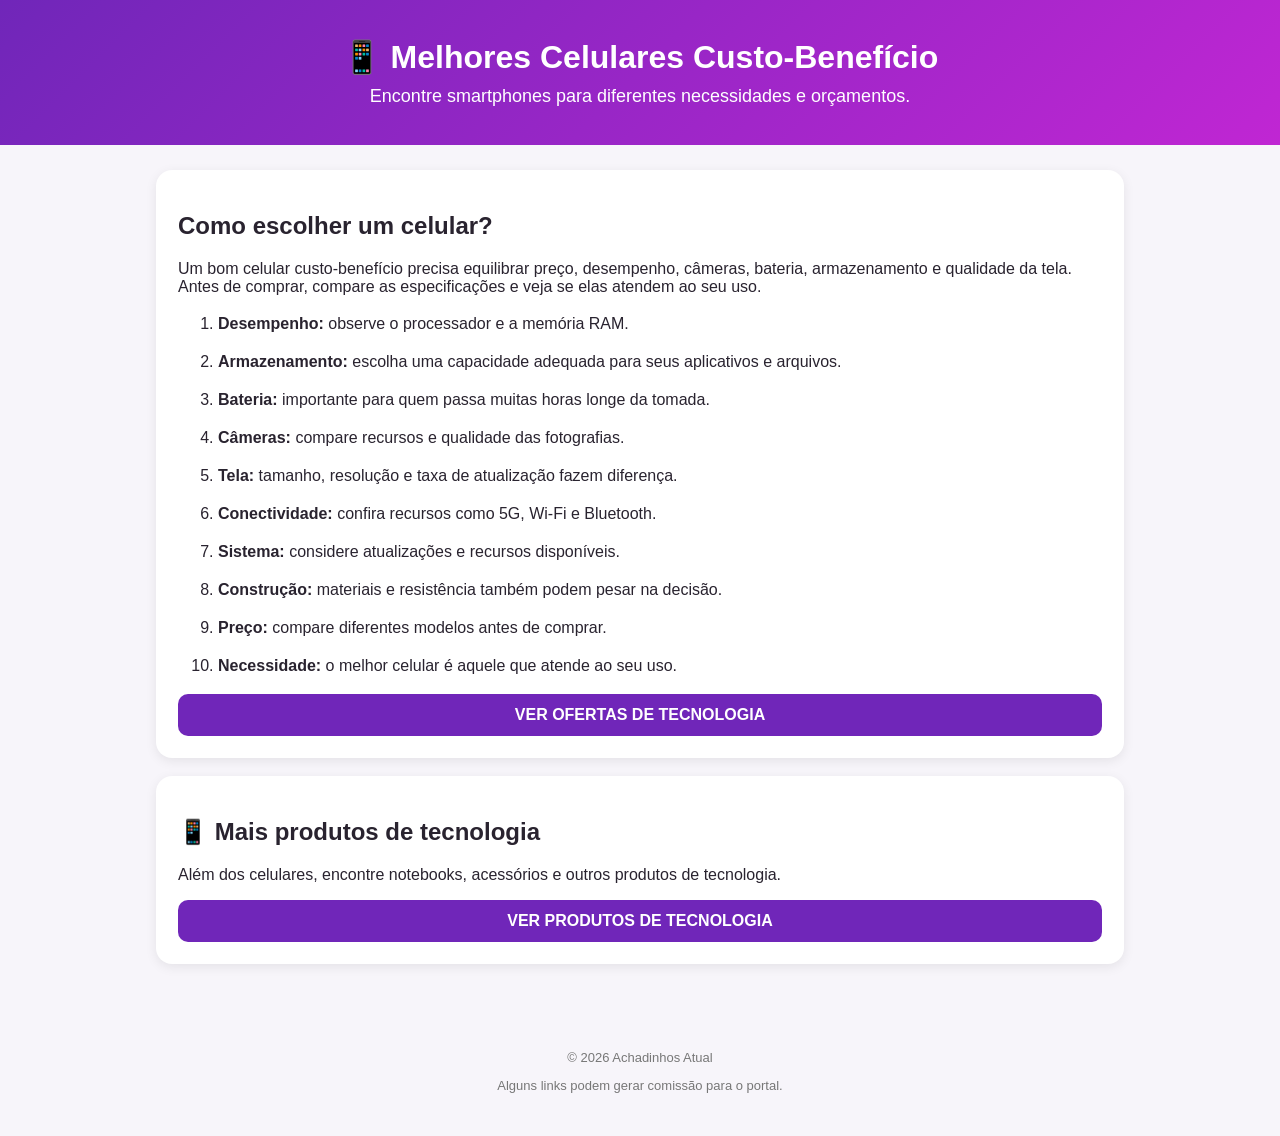
<file: melhores-celulares-custo-beneficio.html>
<!DOCTYPE html>
<html lang="pt-BR">
<head>
<meta charset="UTF-8">
<meta name="viewport" content="width=device-width, initial-scale=1.0">

<title>Melhores Celulares Custo-Benefício | Achadinhos Atual</title>

<meta name="description" content="Confira os melhores celulares custo-benefício e descubra opções de smartphones para diferentes necessidades e orçamentos.">

<style>
*{box-sizing:border-box}
body{margin:0;font-family:Arial,sans-serif;background:#f7f5fa;color:#29232f}
header{background:linear-gradient(135deg,#7026b9,#c026d3);color:white;text-align:center;padding:38px 18px}
header h1{margin:0 0 10px;font-size:32px}
header p{margin:0;font-size:18px}
main{max-width:1000px;margin:auto;padding:25px 16px}
.box{background:white;border-radius:16px;padding:22px;margin-bottom:18px;box-shadow:0 3px 12px rgba(0,0,0,.08)}
li{margin:14px 0;line-height:1.5}
.btn{display:block;background:#7026b9;color:white;text-decoration:none;text-align:center;padding:12px;border-radius:10px;font-weight:bold}
footer{text-align:center;color:#777;padding:30px 15px;font-size:13px}
</style>
</head>

<body>

<header>
<h1>📱 Melhores Celulares Custo-Benefício</h1>
<p>Encontre smartphones para diferentes necessidades e orçamentos.</p>
</header>

<main>

<section class="box">

<h2>Como escolher um celular?</h2>

<p>
Um bom celular custo-benefício precisa equilibrar preço, desempenho,
câmeras, bateria, armazenamento e qualidade da tela. Antes de comprar,
compare as especificações e veja se elas atendem ao seu uso.
</p>

<ol>
<li><strong>Desempenho:</strong> observe o processador e a memória RAM.</li>
<li><strong>Armazenamento:</strong> escolha uma capacidade adequada para seus aplicativos e arquivos.</li>
<li><strong>Bateria:</strong> importante para quem passa muitas horas longe da tomada.</li>
<li><strong>Câmeras:</strong> compare recursos e qualidade das fotografias.</li>
<li><strong>Tela:</strong> tamanho, resolução e taxa de atualização fazem diferença.</li>
<li><strong>Conectividade:</strong> confira recursos como 5G, Wi-Fi e Bluetooth.</li>
<li><strong>Sistema:</strong> considere atualizações e recursos disponíveis.</li>
<li><strong>Construção:</strong> materiais e resistência também podem pesar na decisão.</li>
<li><strong>Preço:</strong> compare diferentes modelos antes de comprar.</li>
<li><strong>Necessidade:</strong> o melhor celular é aquele que atende ao seu uso.</li>
</ol>

<a class="btn" href="https://meli.la/1BL8vq7">
VER OFERTAS DE TECNOLOGIA
</a>

</section>

<section class="box">

<h2>📱 Mais produtos de tecnologia</h2>

<p>
Além dos celulares, encontre notebooks, acessórios e outros produtos de tecnologia.
</p>

<a class="btn" href="https://meli.la/1BL8vq7">
VER PRODUTOS DE TECNOLOGIA
</a>

</section>

</main>

<footer>
<p>© 2026 Achadinhos Atual</p>
<p>Alguns links podem gerar comissão para o portal.</p>
</footer>

</body>
</html>
</file>
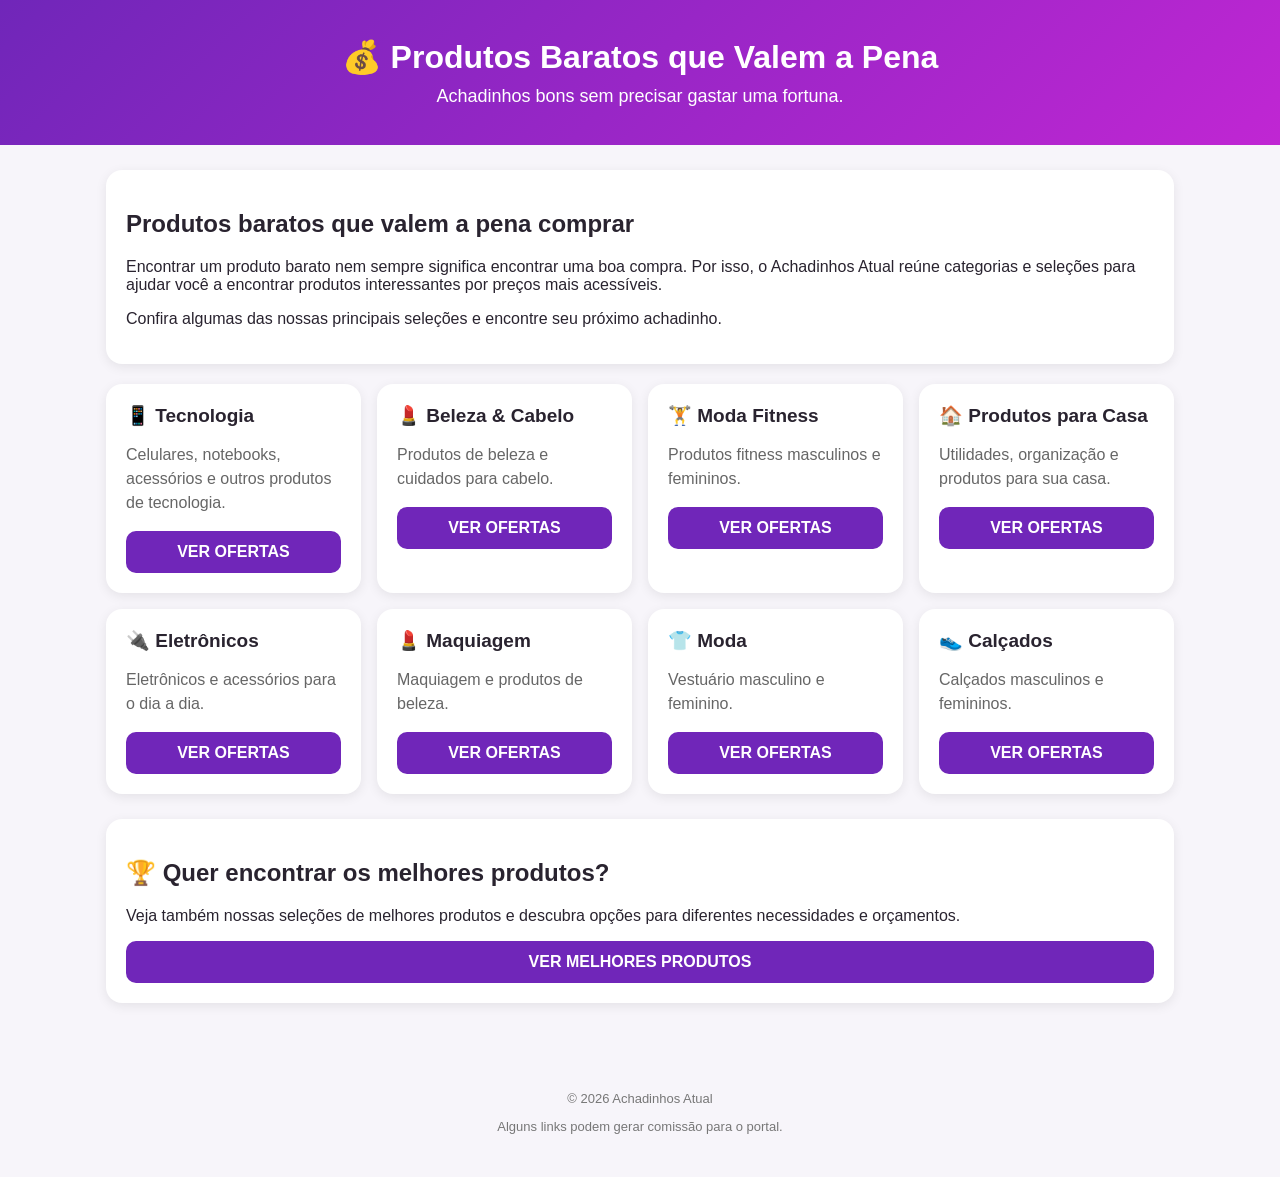
<file: produtos-baratos.html>
<!DOCTYPE html>
<html lang="pt-BR">
<head>
<meta charset="UTF-8">
<meta name="viewport" content="width=device-width, initial-scale=1.0">

<title>Produtos Baratos que Valem a Pena | Achadinhos Atual</title>

<meta name="description" content="Confira produtos baratos que valem a pena comprar. Seleções de tecnologia, casa, beleza, moda e muito mais no Achadinhos Atual.">

<style>
*{box-sizing:border-box}
body{margin:0;font-family:Arial,sans-serif;background:#f7f5fa;color:#29232f}
header{background:linear-gradient(135deg,#7026b9,#c026d3);color:#fff;text-align:center;padding:38px 18px}
header h1{margin:0 0 10px;font-size:32px}
header p{margin:0;font-size:18px}
main{max-width:1100px;margin:auto;padding:25px 16px}
.intro,.card{background:#fff;border-radius:16px;padding:20px;box-shadow:0 3px 12px rgba(0,0,0,.08)}
.intro{margin-bottom:20px}
.grid{display:grid;grid-template-columns:repeat(auto-fit,minmax(220px,1fr));gap:16px}
.card h2{font-size:19px;margin-top:0}
.card p{color:#666;line-height:1.5}
.btn{display:block;background:#7026b9;color:#fff;text-decoration:none;text-align:center;padding:12px;border-radius:10px;font-weight:bold}
footer{text-align:center;color:#777;padding:30px 15px;font-size:13px}
</style>
</head>

<body>

<header>
<h1>💰 Produtos Baratos que Valem a Pena</h1>
<p>Achadinhos bons sem precisar gastar uma fortuna.</p>
</header>

<main>

<section class="intro">
<h2>Produtos baratos que valem a pena comprar</h2>

<p>
Encontrar um produto barato nem sempre significa encontrar uma boa compra.
Por isso, o Achadinhos Atual reúne categorias e seleções para ajudar você
a encontrar produtos interessantes por preços mais acessíveis.
</p>

<p>
Confira algumas das nossas principais seleções e encontre seu próximo achadinho.
</p>
</section>

<div class="grid">

<div class="card">
<h2>📱 Tecnologia</h2>
<p>Celulares, notebooks, acessórios e outros produtos de tecnologia.</p>
<a class="btn" href="https://meli.la/1BL8vq7">VER OFERTAS</a>
</div>

<div class="card">
<h2>💄 Beleza & Cabelo</h2>
<p>Produtos de beleza e cuidados para cabelo.</p>
<a class="btn" href="https://meli.la/1HuJ9Yh">VER OFERTAS</a>
</div>

<div class="card">
<h2>🏋️ Moda Fitness</h2>
<p>Produtos fitness masculinos e femininos.</p>
<a class="btn" href="https://meli.la/1t6yu6x">VER OFERTAS</a>
</div>

<div class="card">
<h2>🏠 Produtos para Casa</h2>
<p>Utilidades, organização e produtos para sua casa.</p>
<a class="btn" href="https://meli.la/2n8D6v2">VER OFERTAS</a>
</div>

<div class="card">
<h2>🔌 Eletrônicos</h2>
<p>Eletrônicos e acessórios para o dia a dia.</p>
<a class="btn" href="https://meli.la/1915PA9">VER OFERTAS</a>
</div>

<div class="card">
<h2>💄 Maquiagem</h2>
<p>Maquiagem e produtos de beleza.</p>
<a class="btn" href="https://meli.la/1Pc2BWs">VER OFERTAS</a>
</div>

<div class="card">
<h2>👕 Moda</h2>
<p>Vestuário masculino e feminino.</p>
<a class="btn" href="https://meli.la/1HrqU3J">VER OFERTAS</a>
</div>

<div class="card">
<h2>👟 Calçados</h2>
<p>Calçados masculinos e femininos.</p>
<a class="btn" href="https://meli.la/17Xy48i">VER OFERTAS</a>
</div>

</div>

<section class="intro" style="margin-top:25px">
<h2>🏆 Quer encontrar os melhores produtos?</h2>
<p>
Veja também nossas seleções de melhores produtos e descubra opções
para diferentes necessidades e orçamentos.
</p>
<a class="btn" href="https://meli.la/1dR2wwR">VER MELHORES PRODUTOS</a>
</section>

</main>

<footer>
<p>© 2026 Achadinhos Atual</p>
<p>Alguns links podem gerar comissão para o portal.</p>
</footer>

</body>
</html>
</file>
<file: style.css>
* {
  box-sizing: border-box;
}

html {
  scroll-behavior: smooth;
}

body {
  margin: 0;
  font-family: Inter, system-ui, -apple-system, BlinkMacSystemFont, "Segoe UI", Arial, sans-serif;
  color: #17333a;
  background: #f5fffc;
  line-height: 1.6;
}

a {
  text-decoration: none;
  color: inherit;
}

.container {
  width: min(1160px, 92%);
  margin: auto;
}

/* HEADER */

header {
  background: rgba(245, 255, 252, 0.97);
  border-bottom: 1px solid #cfe8e1;
  position: sticky;
  top: 0;
  z-index: 20;
  backdrop-filter: blur(10px);
}

.header {
  min-height: 72px;
  display: flex;
  align-items: center;
  justify-content: space-between;
  gap: 20px;
}

.logo {
  font-size: 1.2rem;
  font-weight: 950;
  color: #174b55;
}

.logo span {
  color: #087f8c;
}

nav {
  display: flex;
  gap: 18px;
  flex-wrap: wrap;
  justify-content: flex-end;
}

nav a {
  font-size: 0.78rem;
  font-weight: 800;
  color: #42636a;
}

nav a:hover {
  color: #087f8c;
}

/* HERO */

.hero {
  padding: 78px 0;
  background:
    radial-gradient(circle at 85% 15%, #bdeee4 0, transparent 30%),
    linear-gradient(135deg, #e9fffa 0%, #f5fffc 55%, #dff7f2 100%);
  border-bottom: 1px solid #cfe8e1;
}

.hero-content {
  display: grid;
  grid-template-columns: 1.15fr 0.85fr;
  gap: 60px;
  align-items: center;
}

.eyebrow {
  font-size: 0.68rem;
  letter-spacing: 1.7px;
  font-weight: 950;
  color: #087f8c;
  margin: 0 0 10px;
}

.hero h1 {
  font-size: clamp(2.7rem, 6vw, 5rem);
  line-height: 0.98;
  letter-spacing: -3px;
  margin: 0 0 22px;
  color: #17333a;
}

.hero h1 em {
  font-style: normal;
  color: #087f8c;
}

.lead {
  font-size: 1.08rem;
  color: #587078;
  max-width: 650px;
}

.hero-buttons {
  display: flex;
  gap: 12px;
  flex-wrap: wrap;
}

.btn {
  display: inline-block;
  background: #087f8c;
  color: #fff;
  padding: 13px 20px;
  border-radius: 10px;
  font-weight: 900;
  margin-top: 18px;
}

.btn:hover {
  background: #066b76;
}

.btn-secondary {
  display: inline-block;
  background: #bcefe5;
  color: #174b55;
  padding: 13px 20px;
  border-radius: 10px;
  font-weight: 900;
  margin-top: 18px;
}

.signature {
  margin-top: 22px;
  font-size: 0.78rem;
  font-weight: 800;
  color: #648087;
}

/* HERO CARD */

.hero-card {
  background: #174b55;
  color: #fff;
  padding: 30px;
  border-radius: 24px;
  box-shadow: 0 18px 45px rgba(23, 75, 85, 0.18);
}

.hero-card > p {
  color: #a9eee4;
  font-size: 0.7rem;
  font-weight: 900;
  letter-spacing: 1.5px;
}

.hero-card h2 {
  margin-top: 8px;
}

.quick-links {
  display: grid;
  gap: 10px;
  margin-top: 20px;
}

.quick-links a {
  display: grid;
  grid-template-columns: 38px 1fr;
  column-gap: 10px;
  padding: 10px;
  border-radius: 12px;
  background: rgba(255,255,255,0.08);
}

.quick-links a:hover {
  background: rgba(255,255,255,0.15);
}

.quick-links a span {
  grid-row: span 2;
}

.quick-links strong {
  font-size: 0.9rem;
}

.quick-links small {
  color: #c7e3df;
}

/* SECTIONS */

.section {
  padding: 72px 0;
}

.section.alt {
  background: #eaf9f6;
}

.section-title {
  margin-bottom: 28px;
}

.section-title h2 {
  font-size: 2.15rem;
  line-height: 1.1;
  margin: 0 0 8px;
  letter-spacing: -1px;
  color: #174b55;
}

.section-title p:not(.eyebrow) {
  color: #648087;
}

/* CATEGORY GRID */

.category-grid {
  display: grid;
  grid-template-columns: repeat(4, 1fr);
  gap: 16px;
}

.category-card {
  background: #ffffff;
  border: 1px solid #cfe8e1;
  border-radius: 18px;
  padding: 22px;
  transition: 0.2s;
  box-shadow: 0 4px 16px rgba(23, 75, 85, 0.05);
}

.category-card:hover {
  transform: translateY(-4px);
  border-color: #8bd7cc;
  box-shadow: 0 12px 30px rgba(23, 75, 85, 0.12);
}

.category-card span {
  font-size: 2rem;
}

.category-card h3 {
  margin: 12px 0 6px;
  color: #174b55;
}

.category-card p {
  margin: 0;
  color: #648087;
  font-size: 0.82rem;
}

/* PRODUCT CARDS */

.cards {
  display: grid;
  gap: 18px;
}

.cards.four {
  grid-template-columns: repeat(4, 1fr);
}

.cards.three {
  grid-template-columns: repeat(3, 1fr);
}

.card {
  background: #fff;
  border: 1px solid #cfe8e1;
  border-radius: 18px;
  overflow: hidden;
  transition: 0.2s;
  box-shadow: 0 4px 16px rgba(23, 75, 85, 0.05);
}

.card:hover {
  transform: translateY(-4px);
  box-shadow: 0 12px 30px rgba(23, 75, 85, 0.12);
}

.card-image {
  height: 175px;
  background-size: cover;
  background-position: center;
}

.card-content {
  padding: 20px;
}

.card-content h3 {
  margin: 0 0 6px;
  font-size: 1.08rem;
  color: #174b55;
}

.card-content p {
  margin: 0 0 14px;
  font-size: 0.82rem;
  color: #697b80;
}

.card-content span {
  font-size: 0.8rem;
  font-weight: 950;
  color: #087f8c;
}

/* IMAGENS */

.moda-feminina {
  background-image: url("https://images.unsplash.com/photo-1483985988355-763728e1935b?auto=format&fit=crop&w=900&q=80");
}

.moda-masculina {
  background-image: url("https://images.unsplash.com/photo-1516826957135-700dedea698c?auto=format&fit=crop&w=900&q=80");
}

.moda-infantil,
.infantil {
  background-image: url("https://images.unsplash.com/photo-1519689680058-324335c77eba?auto=format&fit=crop&w=900&q=80");
}

.bebe {
  background-image: url("https://images.unsplash.com/photo-1522771930-78848d9293e8?auto=format&fit=crop&w=900&q=80");
}

.fitness {
  background-image: url("https://images.unsplash.com/photo-1517836357463-d25dfeac3438?auto=format&fit=crop&w=900&q=80");
}

.notebook {
  background-image: url("https://images.unsplash.com/photo-1496181133206-80ce9b88a853?auto=format&fit=crop&w=900&q=80");
}

.smartphone {
  background-image: url("https://images.unsplash.com/photo-1511707171634-5f897ff02aa9?auto=format&fit=crop&w=900&q=80");
}

.smartwatch {
  background-image: url("https://images.unsplash.com/photo-1523275335684-37898b6baf30?auto=format&fit=crop&w=900&q=80");
}

.acessorios-computacao {
  background-image: url("https://images.unsplash.com/photo-1527864550417-7fd91fc51a2d?auto=format&fit=crop&w=900&q=80");
}

.cabelo {
  background-image: url("https://images.unsplash.com/photo-1522337360788-8b13dee7a37e?auto=format&fit=crop&w=900&q=80");
}

.maquiagem {
  background-image: url("https://images.unsplash.com/photo-1596462502278-27bfdc403348?auto=format&fit=crop&w=900&q=80");
}

.corpo {
  background-image: url("https://images.unsplash.com/photo-1570172619644-dfd03ed5d881?auto=format&fit=crop&w=900&q=80");
}

.ferramentas {
  background-image: url("https://images.unsplash.com/photo-1530124566582-a618bc2615dc?auto=format&fit=crop&w=900&q=80");
}

.casa-utilidades {
  background-image: url("https://images.unsplash.com/photo-1556912167-f556f1f39fdf?auto=format&fit=crop&w=900&q=80");
}

.cama {
  background-image: url("https://images.unsplash.com/photo-1618220179428-22790b461013?auto=format&fit=crop&w=900&q=80");
}

/* ACESSÓRIOS */

.accessory-grid {
  display: grid;
  grid-template-columns: repeat(2, 1fr);
  gap: 18px;
}

.accessory-grid a {
  background: #ffffff;
  border: 1px solid #cfe8e1;
  border-radius: 20px;
  padding: 30px;
  display: flex;
  align-items: center;
  gap: 18px;
  font-size: 1.7rem;
}

.accessory-grid strong {
  font-size: 1rem;
  color: #174b55;
}

.accessory-grid span {
  margin-left: auto;
  font-size: 0.78rem;
  font-weight: 900;
  color: #087f8c;
}

/* DESTAQUES */

.highlight {
  background: #174b55;
  color: #fff;
  border-radius: 22px;
  padding: 30px;
  display: flex;
  align-items: center;
  justify-content: space-between;
  gap: 25px;
}

.highlight h3 {
  margin: 0 0 8px;
}

.highlight p {
  margin: 0;
  color: #c5dfdb;
}

/* OFERTAS */

.products {
  display: grid;
  grid-template-columns: repeat(4, 1fr);
  gap: 18px;
}

.product {
  background: #fff;
  border: 1px solid #cfe8e1;
  border-radius: 18px;
  overflow: hidden;
  box-shadow: 0 4px 16px rgba(23, 75, 85, 0.05);
}

.product-image {
  height: 160px;
  display: flex;
  align-items: center;
  justify-content: center;
  font-size: 4rem;
  background: #dff7f2;
}

.product-content {
  padding: 20px;
}

.product-content h3 {
  margin: 10px 0 5px;
  color: #174b55;
}

.product-content p {
  color: #697b80;
  font-size: 0.82rem;
}

.tag {
  font-size: 0.65rem;
  font-weight: 950;
  color: #087f8c;
}

.rating {
  color: #087f8c;
  font-weight: 900;
  margin: 12px 0;
}

.rating small {
  display: block;
  color: #71858a;
  font-weight: 700;
  font-size: 0.7rem;
}

.buy {
  display: block;
  text-align: center;
  background: #087f8c;
  color: #fff;
  padding: 11px;
  border-radius: 9px;
  font-weight: 900;
}

.buy:hover {
  background: #066b76;
}

/* ARTIGOS */

.article-grid {
  display: grid;
  grid-template-columns: repeat(3, 1fr);
  gap: 18px;
}

.article-grid article {
  background: #fff;
  border: 1px solid #cfe8e1;
  border-radius: 18px;
  padding: 25px;
}

.article-grid span {
  font-size: 0.65rem;
  font-weight: 950;
  color: #087f8c;
}

.article-grid h3 {
  color: #174b55;
}

.article-grid p {
  color: #687b80;
  font-size: 0.84rem;
}

/* FOOTER */

footer {
  background: #174b55;
  color: #fff;
  padding: 45px 0 20px;
}

.footer {
  display: flex;
  justify-content: space-between;
  gap: 40px;
}

.footer-logo {
  font-size: 1.2rem;
  font-weight: 950;
}

footer p {
  color: #c4deda;
  font-size: 0.8rem;
}

.footer-links {
  display: flex;
  flex-wrap: wrap;
  gap: 15px;
  align-content: flex-start;
}

.footer-links a {
  color: #d7ebe7;
  font-size: 0.78rem;
  font-weight: 800;
}

.disclosure {
  border-top: 1px solid rgba(255,255,255,0.15);
  margin-top: 30px;
  padding-top: 20px;
  color: #b5d1cc;
  font-size: 0.72rem;
}

/* CELULAR */

@media (max-width: 1000px) {

  nav {
    display: none;
  }

  .hero-content {
    grid-template-columns: 1fr;
  }

  .category-grid {
    grid-template-columns: repeat(2, 1fr);
  }

  .cards.four {
    grid-template-columns: repeat(2, 1fr);
  }

  .products {
    grid-template-columns: repeat(2, 1fr);
  }

}

@media (max-width: 600px) {

  .container {
    width: min(92%, 500px);
  }

  .hero {
    padding: 55px 0;
  }

  .hero h1 {
    font-size: 2.8rem;
    letter-spacing: -2px;
  }

  .hero-card {
    padding: 23px;
  }

  .section {
    padding: 55px 0;
  }

  .section-title h2 {
    font-size: 1.85rem;
  }

  .category-grid,
  .cards.four,
  .cards.three,
  .products,
  .article-grid {
    grid-template-columns: 1fr;
  }

  .accessory-grid {
    grid-template-columns: 1fr;
  }

  .accessory-grid a {
    padding: 22px;
  }

  .highlight {
    flex-direction: column;
    align-items: flex-start;
  }

  .footer {
    flex-direction: column;
  }

  .footer-links {
    display: grid;
    grid-template-columns: repeat(2, 1fr);
  }

}
</file>
